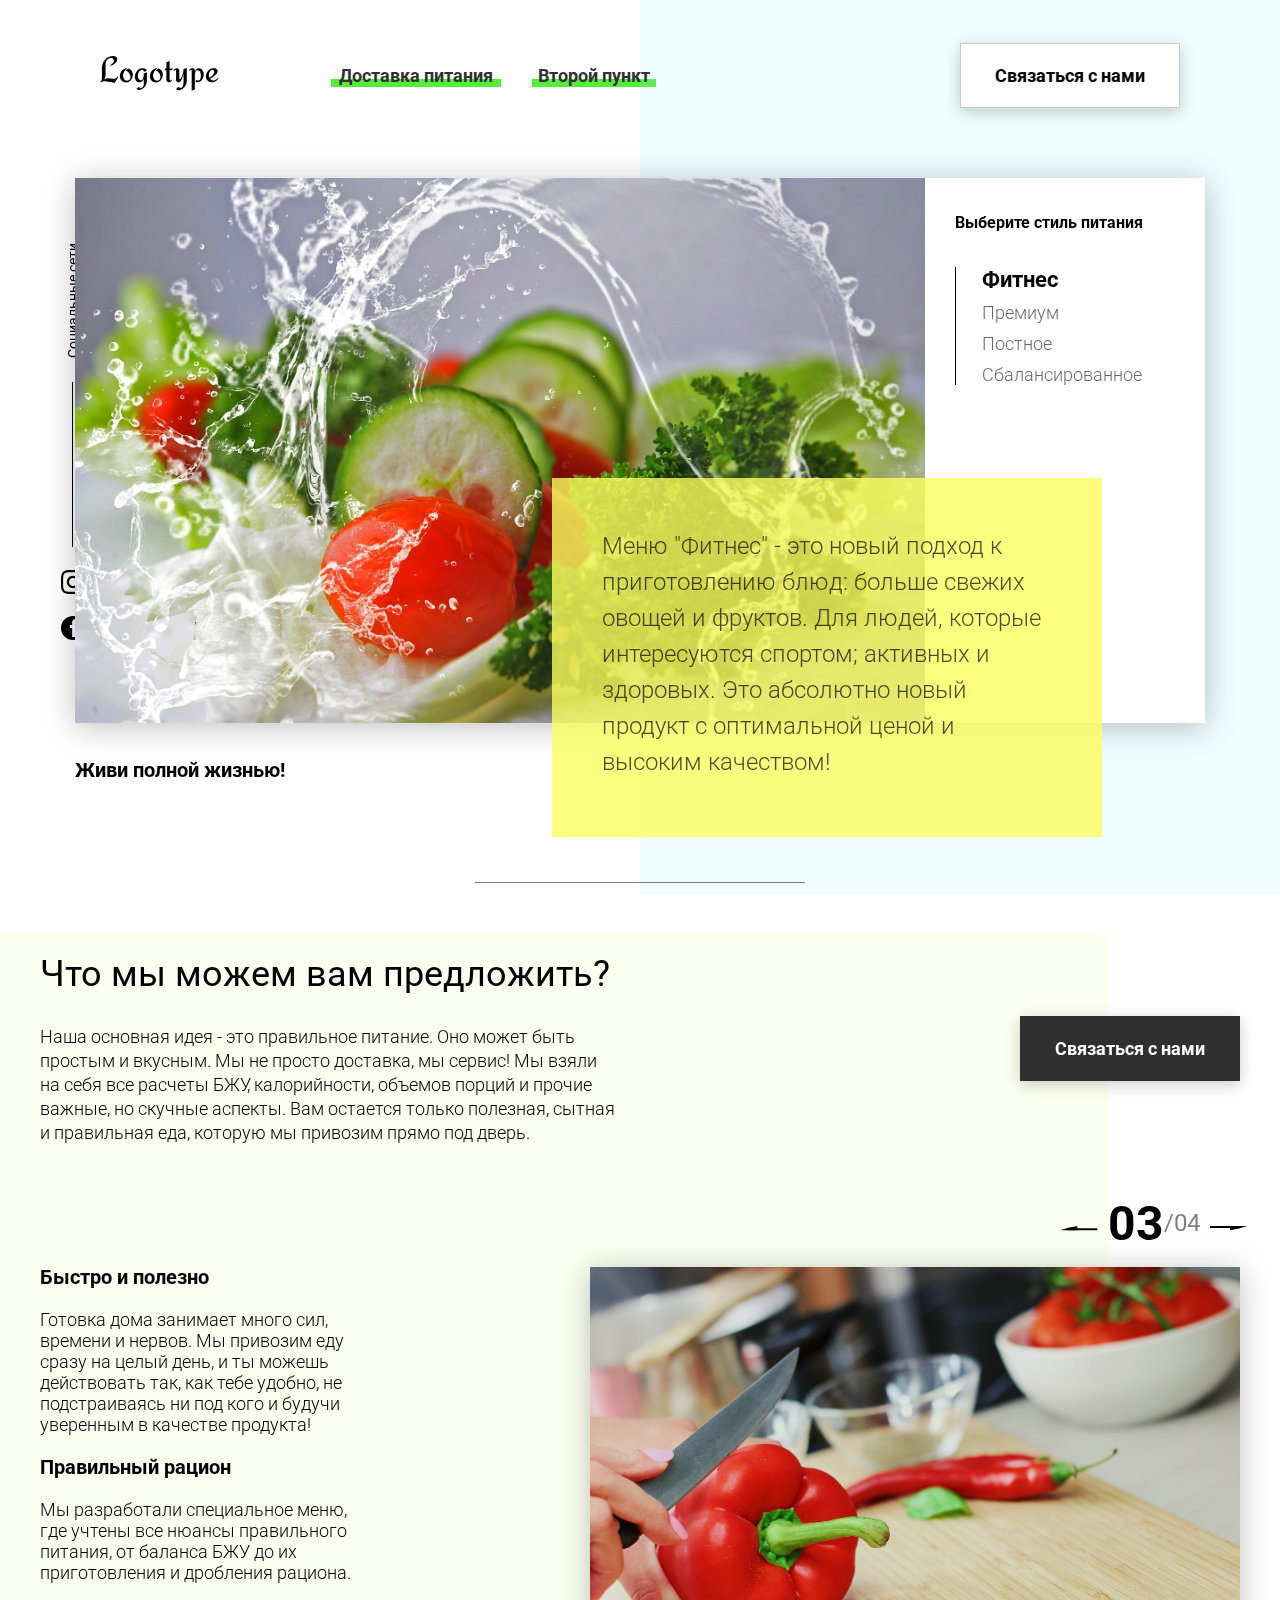
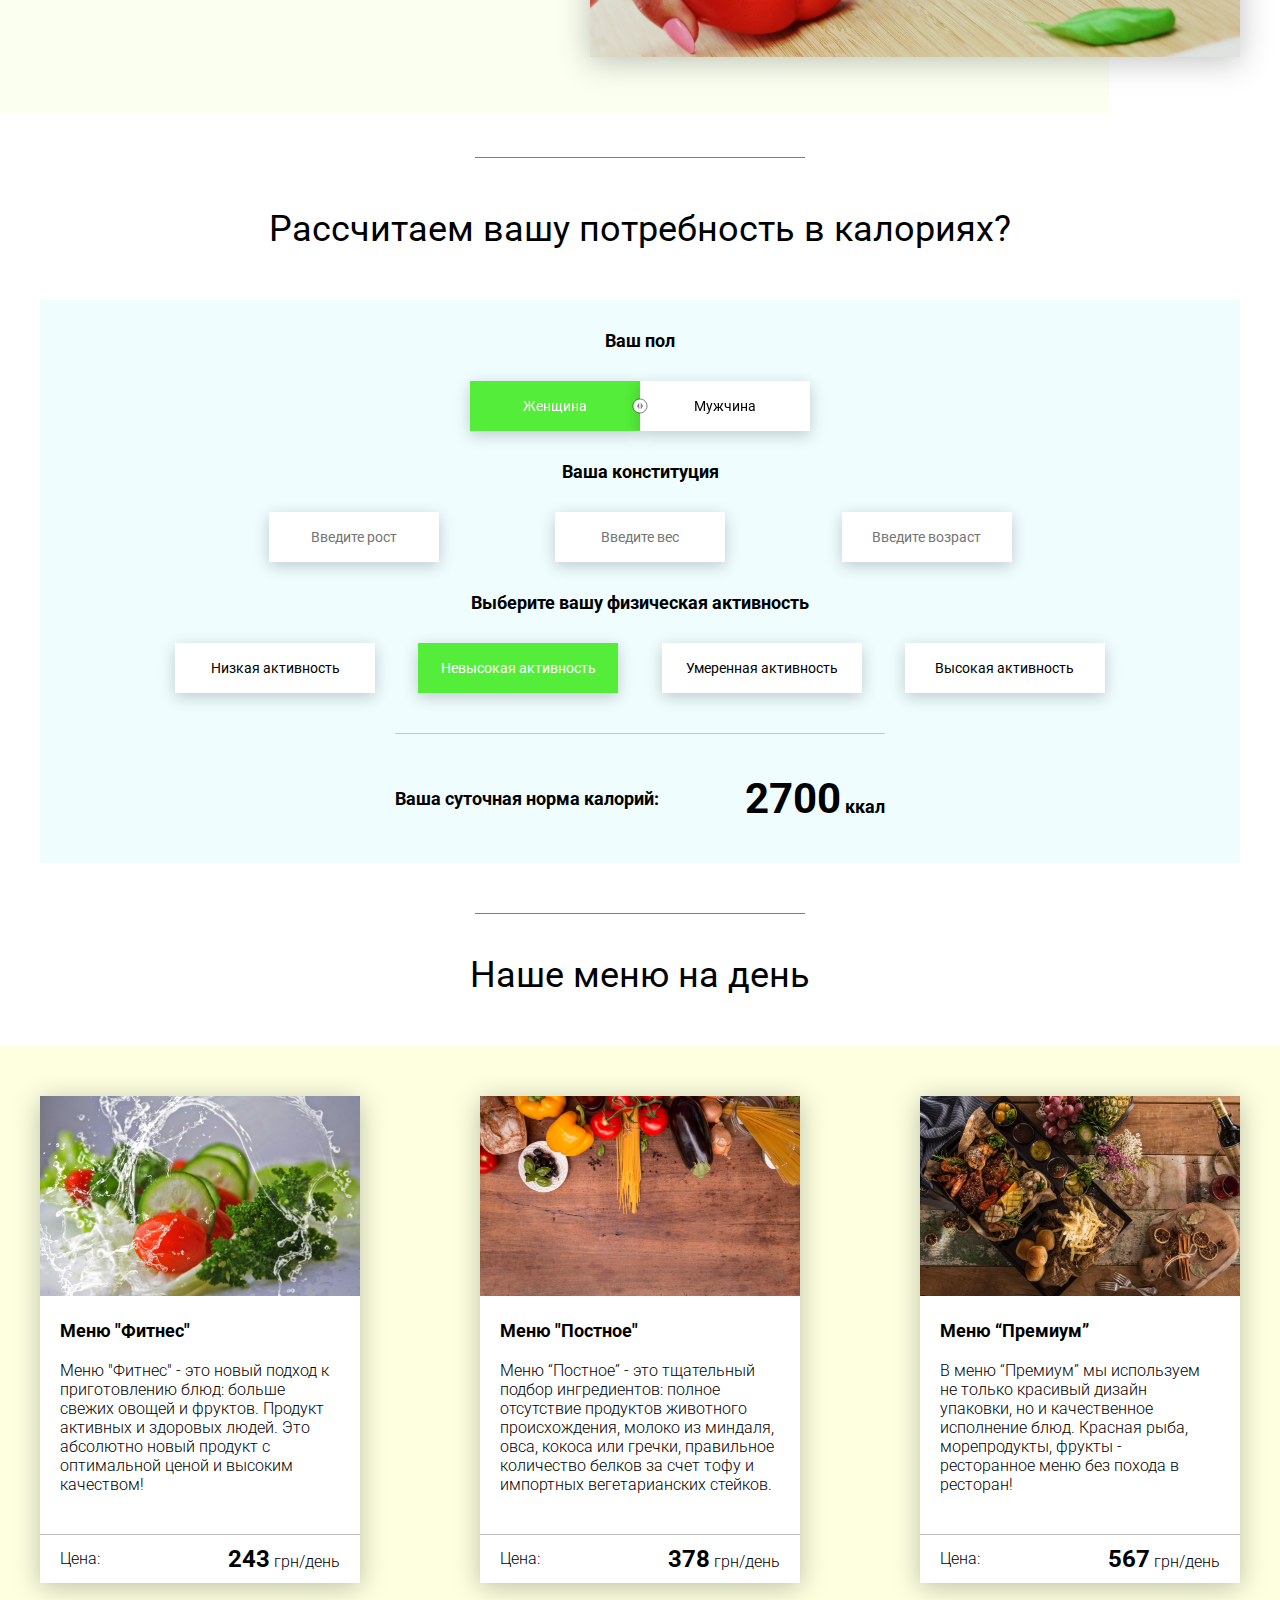
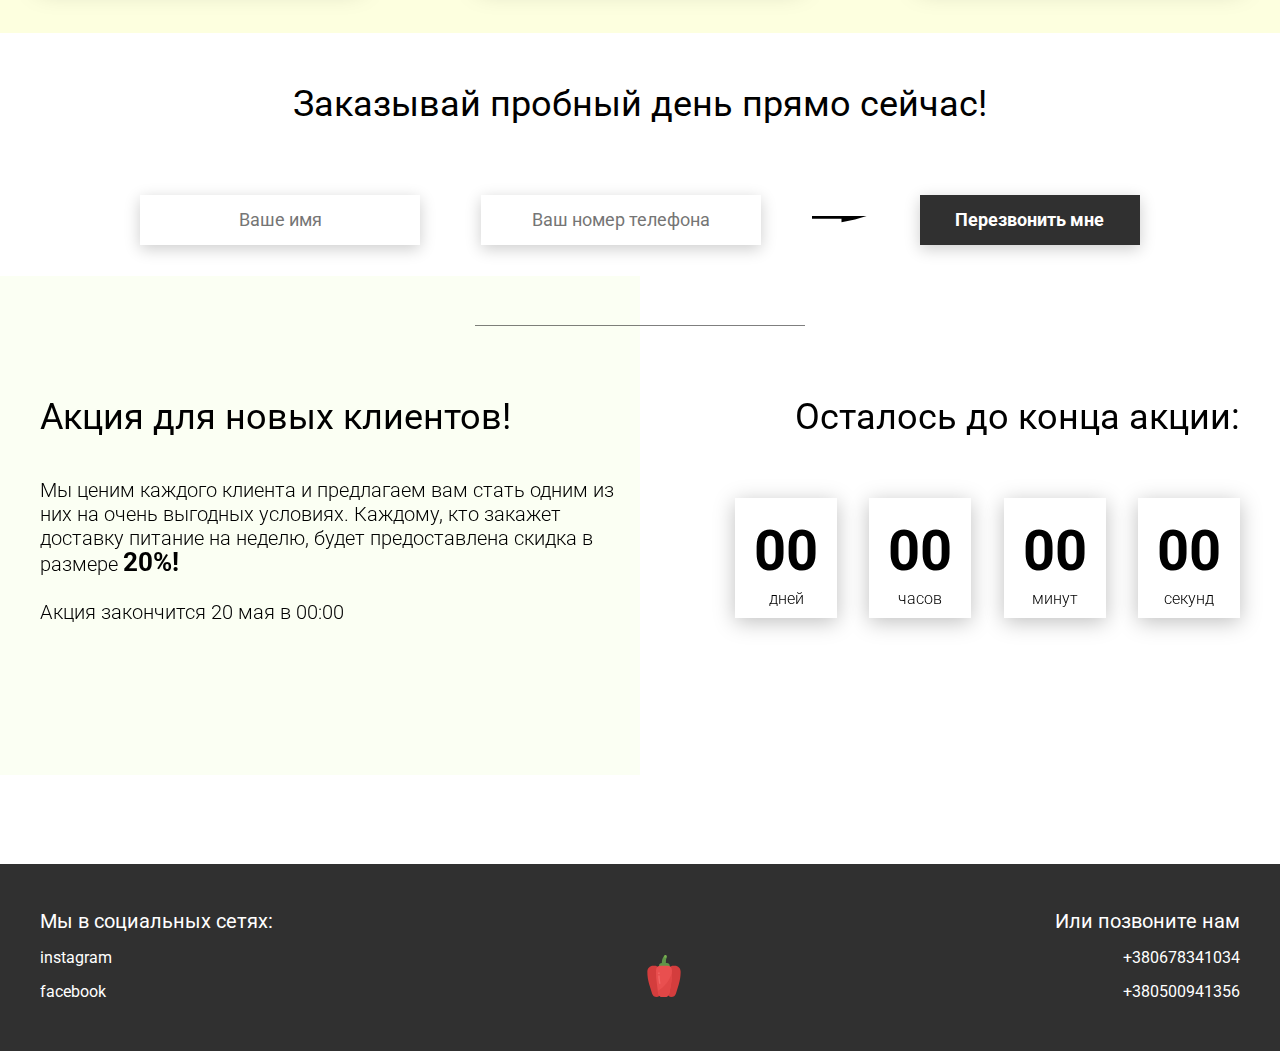
<file: food/index.html>
<!DOCTYPE html>
<html lang="en">
<head>
    <meta charset="UTF-8">
    <meta name="viewport" content="width=device-width, initial-scale=1.0">
    <title>Food</title>
    <link rel="stylesheet" href="css/style.css">
</head>
<body>
    <header class="header">
        <div class="header__left-block">
            <div class="header__logo">
                <img src="icons/logo.svg" alt="Логотип">
            </div>
            <nav class="header__links">
                <a href="#" class="header__link">Доставка питания</a>
                <a href="#" class="header__link">Второй пункт</a>
            </nav>
        </div>
        <div class="header__right-block">
            <button data-modal class="btn btn_white">Связаться с нами</button>
        </div>
    </header>
    <div class="sidepanel">
        <div class="sidepanel__text"><span>Социальные сети</span></div>
        <div class="sidepanel__divider"></div>
        <a href="#" class="sidepanel__icon">
            <img src="icons/instagram.svg" alt="instagram">
        </a>
        <a href="#" class="sidepanel__icon">
            <img src="icons/facebook.svg" alt="facebook">
        </a>
    </div>

    <div class="preview">
        <div class="bgc_blue"></div>
        <div class="container">
            <div class="tabcontainer">
                <div class="tabcontent">
                    <img src="img/tabs/vegy.jpg" alt="vegy">
                    <div class="tabcontent__descr">
                        Меню "Фитнес" - это новый подход к приготовлению блюд: больше свежих овощей и фруктов. Для людей, которые интересуются спортом; активных и здоровых. Это абсолютно новый продукт с оптимальной ценой и высоким качеством!
                    </div>
                </div>
                 <div class="tabcontent">
                    <img src="img/tabs/elite.jpg" alt="elite">
                    <div class="tabcontent__descr">
                        Меню “Премиум” - мы используем не только красивый дизайн упаковки, но и качественное исполнение блюд. Красная рыба, морепродукты, фрукты - ресторанное меню без похода в ресторан!                                     
                    </div>
                </div> 
                 <div class="tabcontent">
                    <img src="img/tabs/post.jpg" alt="post">
                    <div class="tabcontent__descr">
                        Наше специальное “Постное меню” - это тщательный подбор ингредиентов: полное отсутствие продуктов животного происхождения. Полная гармония с собой и природой в каждом элементе! Все будет Ом!                                     
                    </div>
                </div>
                <div class="tabcontent">
                    <img src="img/tabs/vegy.jpg" alt="vegy">
                    <div class="tabcontent__descr">
                        Меню "Сбалансированное" - это соответствие вашего рациона всем научным рекомендациям. Мы тщательно просчитываем вашу потребность в к/б/ж/у и создаем лучшие блюда для вас.
                    </div>
                </div> 
                <div class="tabheader">
                    <h3>Выберите стиль питания</h3>
                    <div class="tabheader__items">
                        <div class="tabheader__item tabheader__item_active">Фитнес</div>
                        <div class="tabheader__item">Премиум</div>
                        <div class="tabheader__item">Постное</div>
                        <div class="tabheader__item">Сбалансированное</div>
                    </div>
                </div>
            </div>
            <div class="preview__life">Живи полной жизнью!</div>
        </div>
    </div>

    <div class="divider"></div>

    <div class="offer">
        <div class="bgc_y"></div>
        <div class="container">
            <div class="offer__text">
                <h2 class="title">Что мы можем вам предложить?</h2>
                <div class="offer__descr">
                    Наша основная идея - это правильное питание. Оно может быть простым и вкусным. Мы не просто доставка, мы сервис! Мы взяли на себя все расчеты БЖУ, калорийности, объемов порций и прочие важные, но скучные аспекты. Вам остается только полезная, сытная и правильная еда, которую мы привозим прямо под дверь.
                </div>
            </div>
            <div class="offer__action">
                <button data-modal class="btn btn_dark">Связаться с нами</button>
            </div>
        </div>
        <div class="container">
            <div class="offer__advantages">
                <h2>Быстро и полезно</h2>
                <div class="offer__advantages-text">
                    Готовка дома занимает много сил, времени и нервов. Мы привозим еду сразу на целый день, и ты можешь действовать так, как тебе удобно, не подстраиваясь ни под кого и будучи уверенным в качестве продукта!
                </div>
                <h2>Правильный рацион</h2>
                <div class="offer__advantages-text">
                    Мы разработали специальное меню, где учтены все нюансы правильного питания, от баланса БЖУ до их приготовления и дробления рациона.
                </div>
            </div>
            <div class="offer__slider">
                <div class="offer__slider-counter">
                    <div class="offer__slider-prev">
                        <img src="icons/left.svg" alt="prev">
                    </div>
                    <span id="current">03</span>
                    /
                    <span id="total">04</span>
                    <div class="offer__slider-next">
                        <img src="icons/right.svg" alt="next">
                    </div>
                </div>
                <div class="offer__slider-wrapper">
                    <div class="offer__slide">
                        <img src="img/slider/pepper.jpg" alt="pepper">
                    </div>
                    <!-- <div class="offer__slide">
                        <img src="img/slider/food-12.jpg" alt="food">
                    </div>
                    <div class="offer__slide">
                        <img src="img/slider/olive-oil.jpg" alt="oil">
                    </div>
                    <div class="offer__slide">
                        <img src="img/slider/paprika.jpg" alt="paprika">
                    </div> -->
                </div>
            </div>
        </div>
    </div>

    <div class="divider"></div>

    <div class="calculating">
        <div class="container">
            <h2 class="title">Рассчитаем вашу потребность в калориях?
            </h2>
            <div class="calculating__field">
                <div class="calculating__subtitle">
                    Ваш пол
                </div>
                <div class="calculating__choose" id="gender">
                    <div class="calculating__choose-item calculating__choose-item_active">Женщина</div>
                    <div class="calculating__choose-item">Мужчина</div>
                </div>

                <div class="calculating__subtitle">
                    Ваша конституция
                </div>
                <div class="calculating__choose calculating__choose_medium">
                    <input type="text" id="height" placeholder="Введите рост" class="calculating__choose-item">
                    <input type="text" id="weight" placeholder="Введите вес"  class="calculating__choose-item">
                    <input type="text" id="age" placeholder="Введите возраст" class="calculating__choose-item">
                </div>

                <div class="calculating__subtitle">
                    Выберите вашу физическая активность
                </div>
                <div class="calculating__choose calculating__choose_big">
                    <div id="low" class="calculating__choose-item">Низкая активность </div>
                    <div id="small"  class="calculating__choose-item calculating__choose-item_active">Невысокая активность</div>
                    <div id="medium" class="calculating__choose-item">Умеренная активность</div>
                    <div id="high" class="calculating__choose-item">Высокая активность</div>
                </div>

                <div class="calculating__divider"></div>

                <div class="calculating__total">
                    <div class="calculating__subtitle">
                        Ваша суточная норма калорий:
                    </div>
                    <div class="calculating__result">
                        <span>2700</span> ккал
                    </div>
                </div>
            </div>
        </div>
    </div>

    <div class="divider"></div>

    <div class="menu">
        <h2 class="title">Наше меню на день</h2>

        <div class="menu__field">
            <div class="container">
                
                </div>
            </div>
        </div>
    </div>

    <div class="order">
        <div class="container">
            <div class="title">Заказывай пробный день прямо сейчас!</div>
            <form action="#" class="order__form">
                <input required placeholder="Ваше имя" name="name" type="text" class="order__input">
                <input required placeholder="Ваш номер телефона" name="phone" type="phone" class="order__input">
                <img src="icons/right.svg" alt="right">
                <button class="btn btn_dark btn_min">Перезвонить мне</button>
            </form>
        </div>
    </div>

    <div class="divider"></div>

    <div class="promotion">
        <div class="bgc_y"></div>
        <div class="container">
            <div class="promotion__text">
                <div class="title">Акция для новых клиентов!</div>
                <div class="promotion__descr">
                    Мы ценим каждого клиента и предлагаем вам стать одним из них на очень выгодных условиях. 
                    Каждому, кто закажет доставку питание на неделю, будет предоставлена скидка в размере <span>20%!</span>
                    <br><br>
                    Акция закончится 20 мая в 00:00
                </div>
            </div>
            <div class="promotion__timer">
                <div class="title">Осталось до конца акции:</div>
                <div class="timer">
                    <div class="timer__block">
                        <span id="days">12</span>
                        дней
                    </div>
                    <div class="timer__block">
                        <span id="hours">20</span>
                        часов
                    </div>
                    <div class="timer__block">
                        <span id="minutes">56</span>
                        минут
                    </div>
                    <div class="timer__block">
                        <span id="seconds">20</span>
                        секунд
                    </div>
                </div>
            </div>
        </div>
    </div>

    <footer class="footer">
        <div class="container">
            <div class="social">
                <div class="subtitle">Мы в социальных сетях:</div>
                <a href="#" class="link">instagram</a>
                <a href="#" class="link">facebook</a>
            </div>
            <div class="pepper">
                <img src="icons/veg.svg" alt="pepper">
            </div>
            <div class="call">
                <div class="subtitle">Или позвоните нам</div>
                <a href="#" class="link">+380678341034</a>
                <a href="#" class="link">+380500941356</a>
            </div>
        </div>
    </footer>

    <div class="modal hide">
        <div class="modal__dialog">
            <div class="modal__content">
                <form action="#">
                    <div data-close class="modal__close">&times;</div>
                    <div class="modal__title">Мы свяжемся с вами как можно быстрее!</div>
                    <input required placeholder="Ваше имя" name="name" type="text" class="modal__input">
                    <input required placeholder="Ваш номер телефона" name="phone" type="phone" class="modal__input">
                    <button class="btn btn_dark btn_min">Перезвонить мне</button>
                </form>
            </div>
        </div>
    </div>
    <script src="js/script.js"></script>
</body>
</html>
</file>
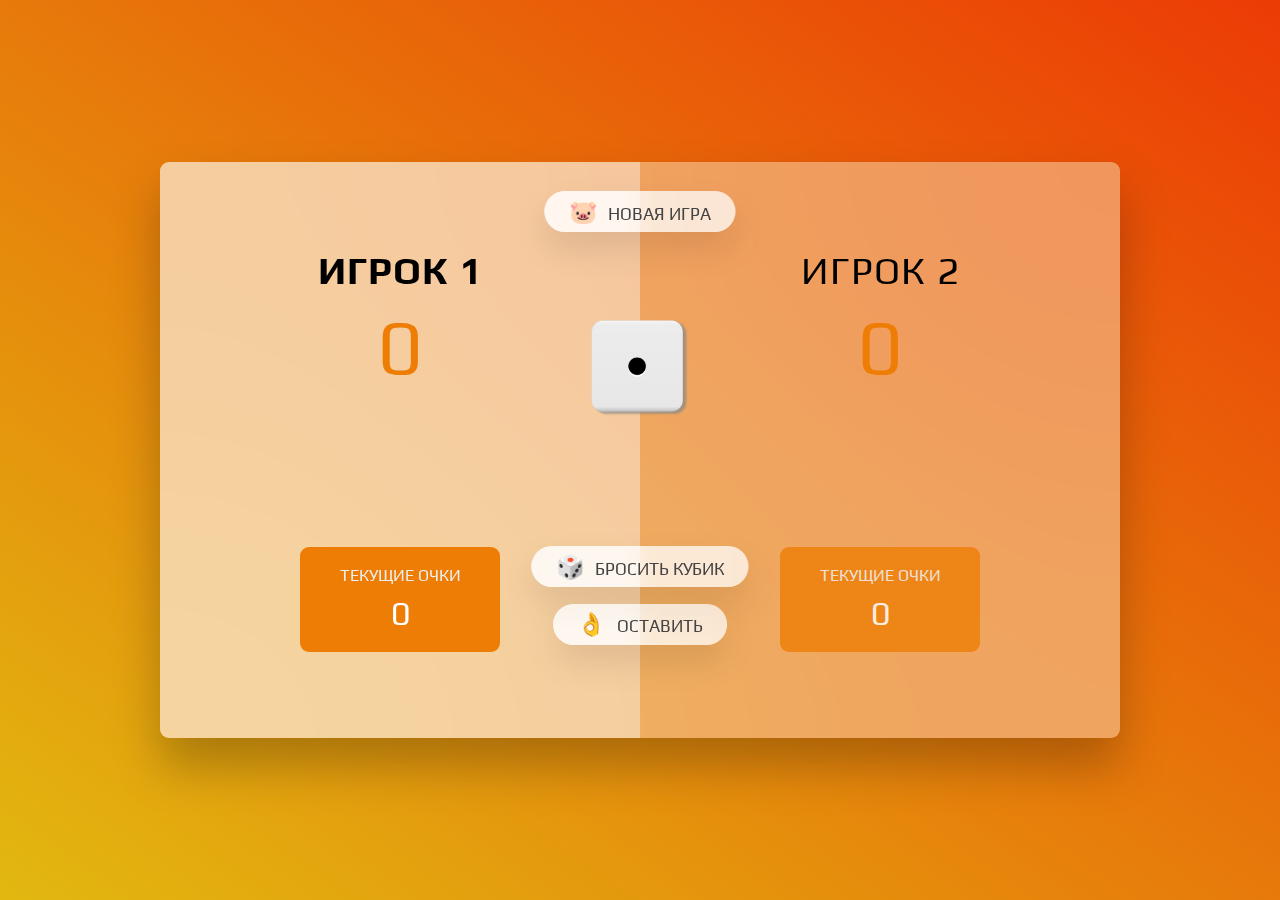
<file: gamePink/index.html>
<!DOCTYPE html>
<html lang="ru">
  <head>
    <meta charset="UTF-8" />
    <meta http-equiv="X-UA-Compatible" content="ie=edge" />
    <meta name="viewport" content="width=device-width, initial-scale=1.0" />
    <link rel="stylesheet" href="style.css" />
    <title>Свинья</title>
  </head>
  <body>
    <main>
      <section class="player player--0 player--active">
        <h2 class="name" id="name--0">Игрок 1</h2>
        <p class="score" id="score--0">0</p>
        <div class="current">
          <p class="current-label">Текущие очки</p>
          <p class="current-score" id="current--0">0</p>
        </div>
      </section>
      <section class="player player--1">
        <h2 class="name" id="name--1">Игрок 2</h2>
        <p class="score" id="score--1">0</p>
        <div class="current">
          <p class="current-label">Текущие очки</p>
          <p class="current-score" id="current--1">0</p>
        </div>
      </section>

      <img src="./img/dice1.png" alt="Playing dice" class="dice" />
      <button class="btn btn--new">🐷 Новая игра</button>
      <button class="btn btn--roll">🎲 Бросить кубик</button>
      <button class="btn btn--hold">👌 Оставить</button>
    </main>
    <script src="script.js"></script>
  </body>
</html>
</file>
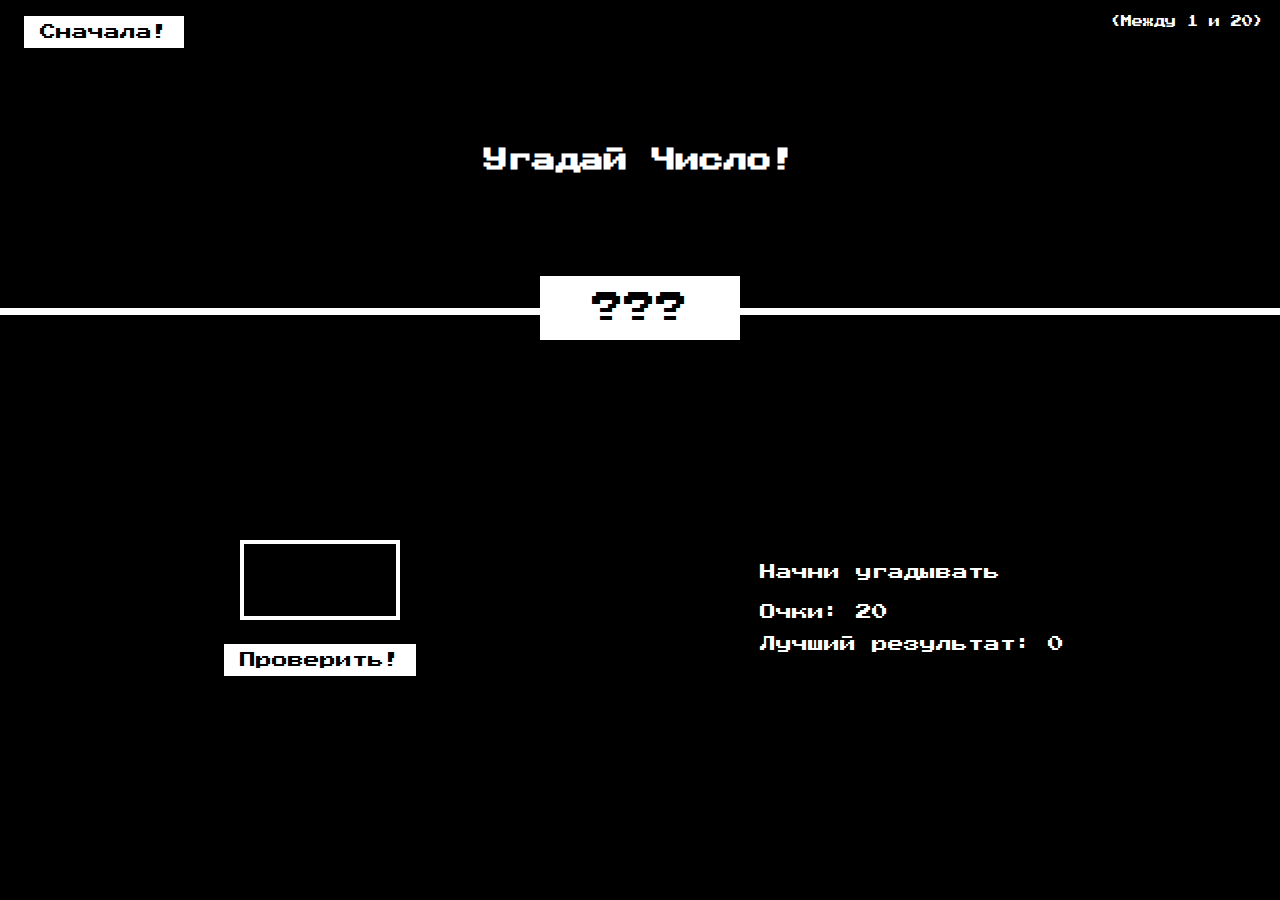
<file: guss-number/index.html>
<!DOCTYPE html>
<html lang="en">
  <head>
    <meta charset="UTF-8" />
    <meta name="viewport" content="width=device-width, initial-scale=1.0" />
    <meta http-equiv="X-UA-Compatible" content="ie=edge" />
    <link rel="stylesheet" href="style.css" />
    <title>Угадай Число!</title>
  </head>
  <body>
    <header>
      <h1>Угадай Число!</h1>
      <p class="between">(Между 1 и 20)</p>
      <button class="btn again">Сначала!</button>
      <div class="question">???</div>
    </header>
    <main>
      <section class="left">
        <input type="number" class="number-input" />
        <button class="btn check">Проверить!</button>
      </section>
      <section class="right">
        <p class="guess-message">Начни угадывать</p>
        <p class="label-score">Очки: <span class="score">20</span></p>
        <p class="label-highscore">
          Лучший результат: <span class="highscore">0</span>
        </p>
      </section>
    </main>
    <script src="script.js"></script>
  </body>
</html>
</file>
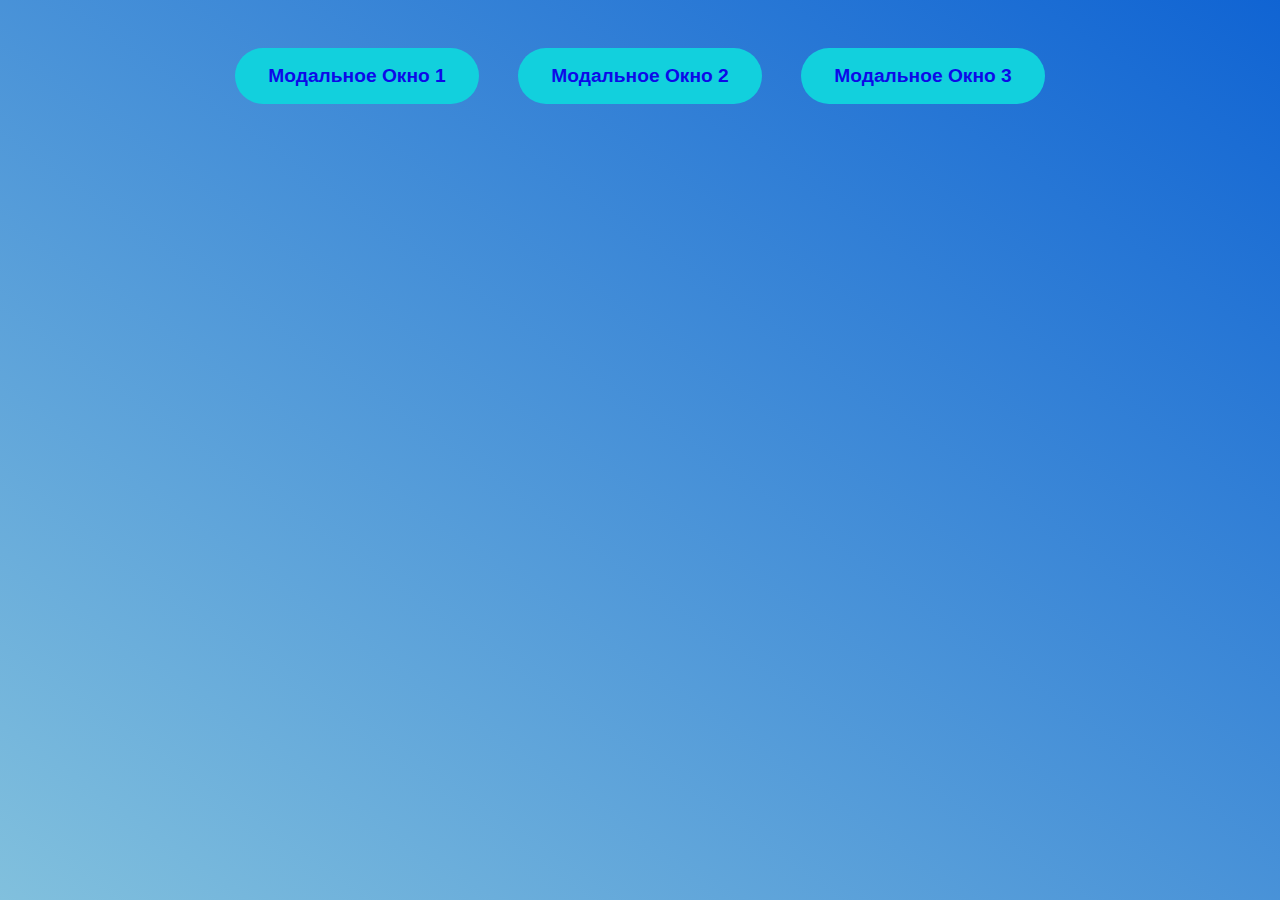
<file: modal-window/index.html>
<!DOCTYPE html>
<html lang="en">
  <head>
    <meta charset="UTF-8" />
    <meta name="viewport" content="width=device-width, initial-scale=1.0" />
    <meta http-equiv="X-UA-Compatible" content="ie=edge" />
    <link rel="stylesheet" href="style.css" />
    <title>Modal window</title>
  </head>
  <body>
    <button class="show-modal-window">Модальное Окно 1</button>
    <button class="show-modal-window">Модальное Окно 2</button>
    <button class="show-modal-window">Модальное Окно 3</button>

    <div class="modal-window hidden">
      <button class="close-modal-window">&times;</button>
      <h1>Модальное Окно</h1>
      <p>
        Lorem ipsum dolor sit amet, consectetur adipiscing elit. Cras vulputate
        porta volutpat. Mauris tempor egestas fermentum. Donec et tortor in
        felis pulvinar accumsan quis at massa. Orci varius natoque penatibus et
        magnis dis parturient montes, nascetur ridiculus mus. Sed fermentum dui
        sit amet lorem maximus, non feugiat eros semper. Vivamus eget dolor ut
        libero pharetra ultricies ut elementum nisl. Mauris fringilla feugiat
        ullamcorper. Nunc id tincidunt orci. Suspendisse eget sapien at turpis
        rutrum semper sed id diam. Duis scelerisque ligula nisl, vitae viverra
        nibh venenatis nec. Pellentesque nec nunc arcu. Integer mollis mi ut
        risus posuere malesuada. Aliquam rhoncus ante vitae sem aliquet, vel
        elementum ex vulputate. Nulla finibus commodo lacinia.
      </p>
    </div>
    <div class="overlay hidden"></div>

    <script src="script.js"></script>
  </body>
</html>
</file>
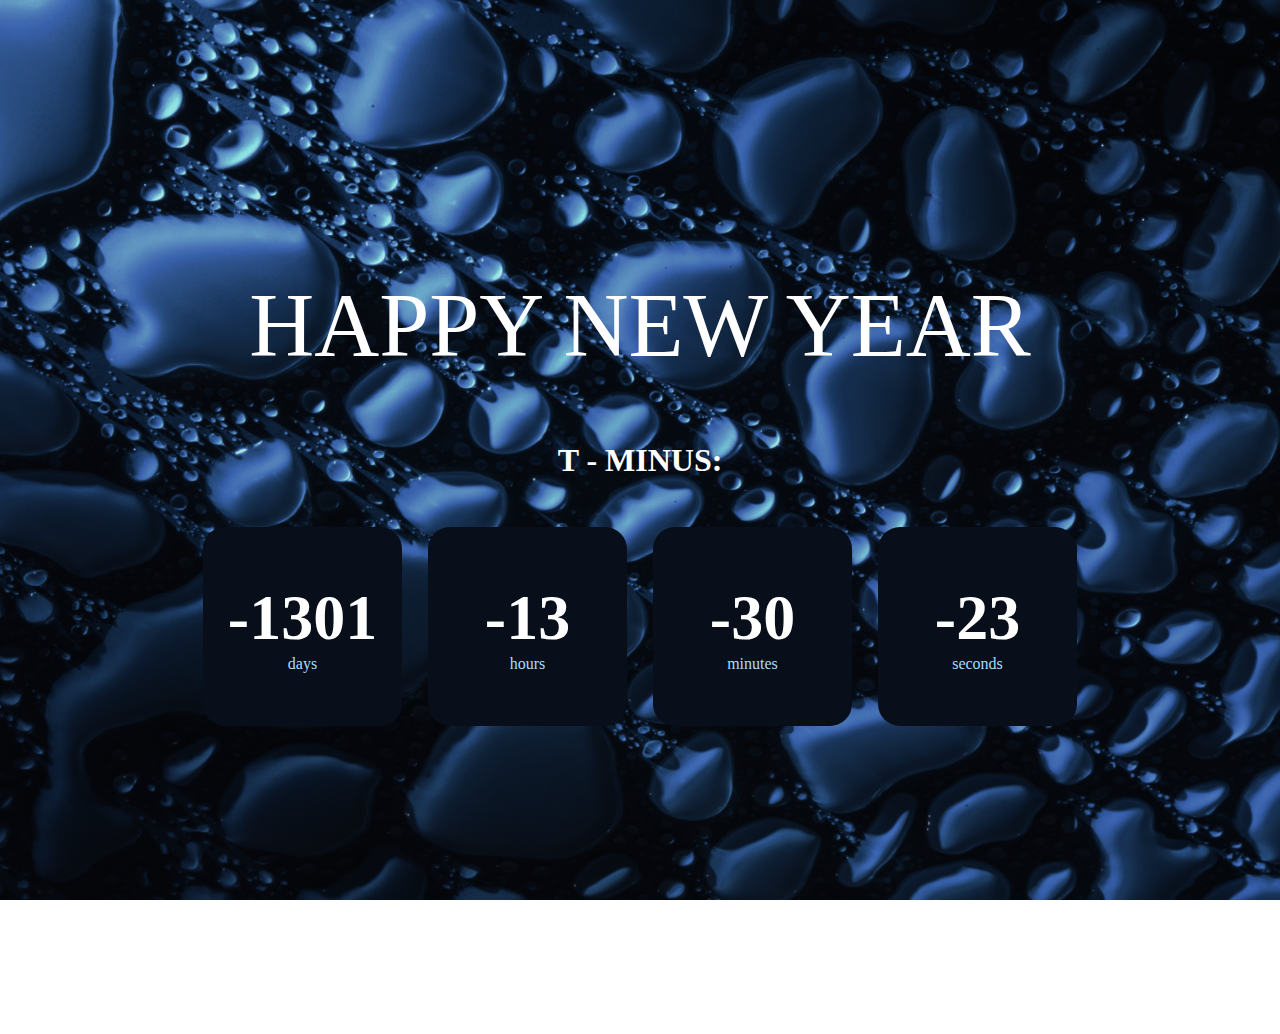
<file: NewYear/index.html>
<!DOCTYPE html>
<html lang="en">
<head>
  <meta charset="UTF-8">
  <meta http-equiv="X-UA-Compatible" content="IE=edge">
  <meta name="viewport" content="width=device-width, initial-scale=1.0">
  <link rel="stylesheet" href="style.css">
  <title>New Year</title>
</head>
<body>
  <div class="container">
    <div class="wrapper">
      <h1 class="title">HAPPY NEW YEAR</h1>
      <p class="text">T - MINUS:</p>

        <ul class="items">
          <li class="item">
            <div class="days">360</div>
            <div class="description">days</div>
          </li>
          <li class="item">
            <div class="hours">24</div>
            <div class="description">hours</div>
          </li>
          <li class="item">
            <div class="minutes">60</div>
            <div class="description">minutes</div>
          </li>
          <li class="item">
            <div class="seconds">60</div>
            <div class="description">seconds</div>
          </li>
        </ul>
      
    </div>
  </div>

  <script src="./script.js"></script>
</body>
</html>
</file>
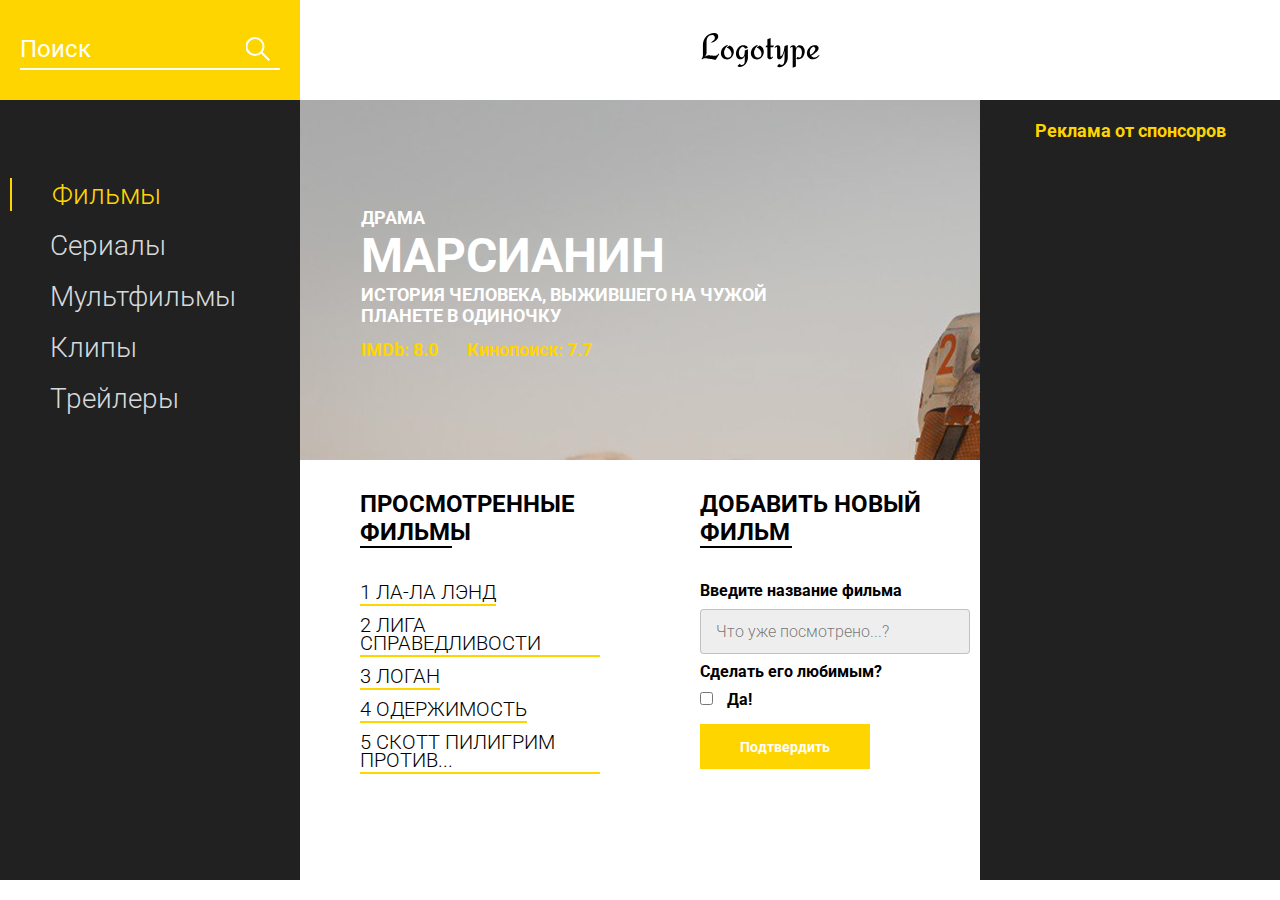
<file: project/index.html>
<!DOCTYPE html>
<html lang="en">
<head>
    <meta charset="UTF-8">
    <meta name="viewport" content="width=device-width, initial-scale=1.0">
    <title>Movie DB</title>
    <link href="https://fonts.googleapis.com/css?family=Roboto:300,400,700&display=swap&subset=cyrillic-ext" rel="stylesheet">
    <link rel="stylesheet" href="css/style.min.css">
</head>
<body>
    <header class="header">
        <div class="header__search">
            <form action="#">
                <input type="text" placeholder="Поиск">
            </form>
        </div>
        <div class="header__logo">
            <img src="icons/Logotype.svg" alt="logo">
        </div>
    </header>
    <main class="promo">
        <div class="promo__menu">
            <nav class="promo__menu-list">
                <ul>
                    <li><a class="promo__menu-item promo__menu-item_active" href="#">Фильмы</a></li>
                    <li><a class="promo__menu-item" href="#">Сериалы</a></li>
                    <li><a class="promo__menu-item" href="#">Мультфильмы</a></li>
                    <li><a class="promo__menu-item" href="#">Клипы</a></li>
                    <li><a class="promo__menu-item" href="#">Трейлеры</a></li>
                </ul>
            </nav>
        </div>
        <div class="promo__content">
            <div class="promo__bg">
                <div class="promo__genre">КОМЕДИЯ</div>
                <div class="promo__title">МАРСИАНИН</div>
                <div class="promo__descr">ИСТОРИЯ ЧЕЛОВЕКА, ВЫЖИВШЕГО НА ЧУЖОЙ ПЛАНЕТЕ В ОДИНОЧКУ</div>
                <div class="promo__ratings">
                    <span>IMDb: 8.0</span>
                    <span>Кинопоиск: 7.7</span>
                </div>
            </div>
            <div class="promo__interactive">
                <div>
                    <div class="promo__interactive-title">ПРОСМОТРЕННЫЕ ФИЛЬМЫ</div>
                    <ul class="promo__interactive-list">
                        <li class="promo__interactive-item">ЛОГАН
                            <div class="delete"></div>
                        </li>
                        <li class="promo__interactive-item">ЛИГА СПРАВЕДЛИВОСТИ
                            <div class="delete"></div>
                        </li>
                        <li class="promo__interactive-item">ЛА-ЛА ЛЭНД
                            <div class="delete"></div>
                        </li>
                        <li class="promo__interactive-item">ОДЕРЖИМОСТЬ
                            <div class="delete"></div>
                        </li>
                        <li class="promo__interactive-item">СКОТТ ПИЛИГРИМ ПРОТИВ...
                            <div class="delete"></div>
                        </li>
                    </ul>
                </div>
                <div>
                    <form class="add">
                        <div class="promo__interactive-title">ДОБАВИТЬ НОВЫЙ ФИЛЬМ</div>
                        <span>Введите название фильма</span>
                        <input class="adding__input" type="text" placeholder="Что уже посмотрено...?">
                        <span>Сделать его любимым?</span>
                        <input type="checkbox">
                        <span class="yes">Да!</span>
                        <button>Подтвердить</button>
                    </form>
                </div>
            </div>
        </div>
        <div class="promo__adv">
            <div class="promo__adv-title">Реклама от спонсоров</div>
            <img src="img/content_1.jpg" alt="some picture">
            <img src="img/content_2.jpg" alt="some picture">
            <img src="img/content_3.png" alt="some picture">
        </div>
    </main>

    <script src="js/script.js"></script>
</body>
</html>
</file>
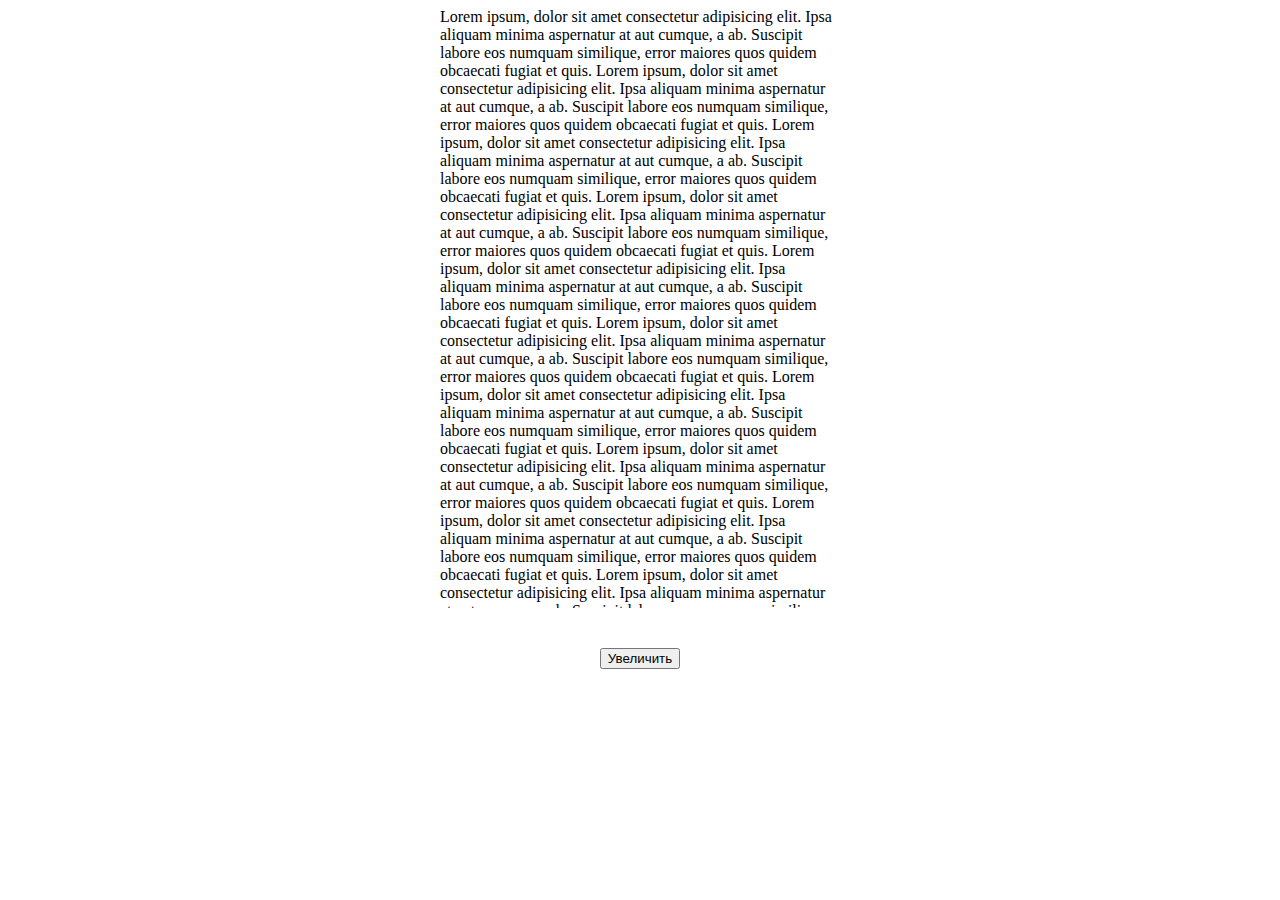
<file: scroll/index.html>
<!DOCTYPE html>
<html lang="en">
<head>
  <meta charset="UTF-8">
  <meta http-equiv="X-UA-Compatible" content="IE=edge">
  <meta name="viewport" content="width=device-width, initial-scale=1.0">
  <link rel="stylesheet" href="style.css">
  <title>Document</title>
</head>
<body>
  <div class="container">
    Lorem ipsum, dolor sit amet consectetur adipisicing elit. Ipsa aliquam minima aspernatur at aut cumque, a ab. Suscipit labore eos numquam similique, error maiores quos quidem obcaecati fugiat et quis.
    Lorem ipsum, dolor sit amet consectetur adipisicing elit. Ipsa aliquam minima aspernatur at aut cumque, a ab. Suscipit labore eos numquam similique, error maiores quos quidem obcaecati fugiat et quis.
    Lorem ipsum, dolor sit amet consectetur adipisicing elit. Ipsa aliquam minima aspernatur at aut cumque, a ab. Suscipit labore eos numquam similique, error maiores quos quidem obcaecati fugiat et quis.

    Lorem ipsum, dolor sit amet consectetur adipisicing elit. Ipsa aliquam minima aspernatur at aut cumque, a ab. Suscipit labore eos numquam similique, error maiores quos quidem obcaecati fugiat et quis.
    Lorem ipsum, dolor sit amet consectetur adipisicing elit. Ipsa aliquam minima aspernatur at aut cumque, a ab. Suscipit labore eos numquam similique, error maiores quos quidem obcaecati fugiat et quis.
    Lorem ipsum, dolor sit amet consectetur adipisicing elit. Ipsa aliquam minima aspernatur at aut cumque, a ab. Suscipit labore eos numquam similique, error maiores quos quidem obcaecati fugiat et quis.

    Lorem ipsum, dolor sit amet consectetur adipisicing elit. Ipsa aliquam minima aspernatur at aut cumque, a ab. Suscipit labore eos numquam similique, error maiores quos quidem obcaecati fugiat et quis.

    Lorem ipsum, dolor sit amet consectetur adipisicing elit. Ipsa aliquam minima aspernatur at aut cumque, a ab. Suscipit labore eos numquam similique, error maiores quos quidem obcaecati fugiat et quis.

    Lorem ipsum, dolor sit amet consectetur adipisicing elit. Ipsa aliquam minima aspernatur at aut cumque, a ab. Suscipit labore eos numquam similique, error maiores quos quidem obcaecati fugiat et quis.


    Lorem ipsum, dolor sit amet consectetur adipisicing elit. Ipsa aliquam minima aspernatur at aut cumque, a ab. Suscipit labore eos numquam similique, error maiores quos quidem obcaecati fugiat et quis.
    Lorem ipsum, dolor sit amet consectetur adipisicing elit. Ipsa aliquam minima aspernatur at aut cumque, a ab. Suscipit labore eos numquam similique, error maiores quos quidem obcaecati fugiat et quis.

    Lorem ipsum, dolor sit amet consectetur adipisicing elit. Ipsa aliquam minima aspernatur at aut cumque, a ab. Suscipit labore eos numquam similique, error maiores quos quidem obcaecati fugiat et quis.


  </div>
  <button class="btn">Увеличить</button>
  <script src="./script.js"></script>
</body>
</html>
</file>
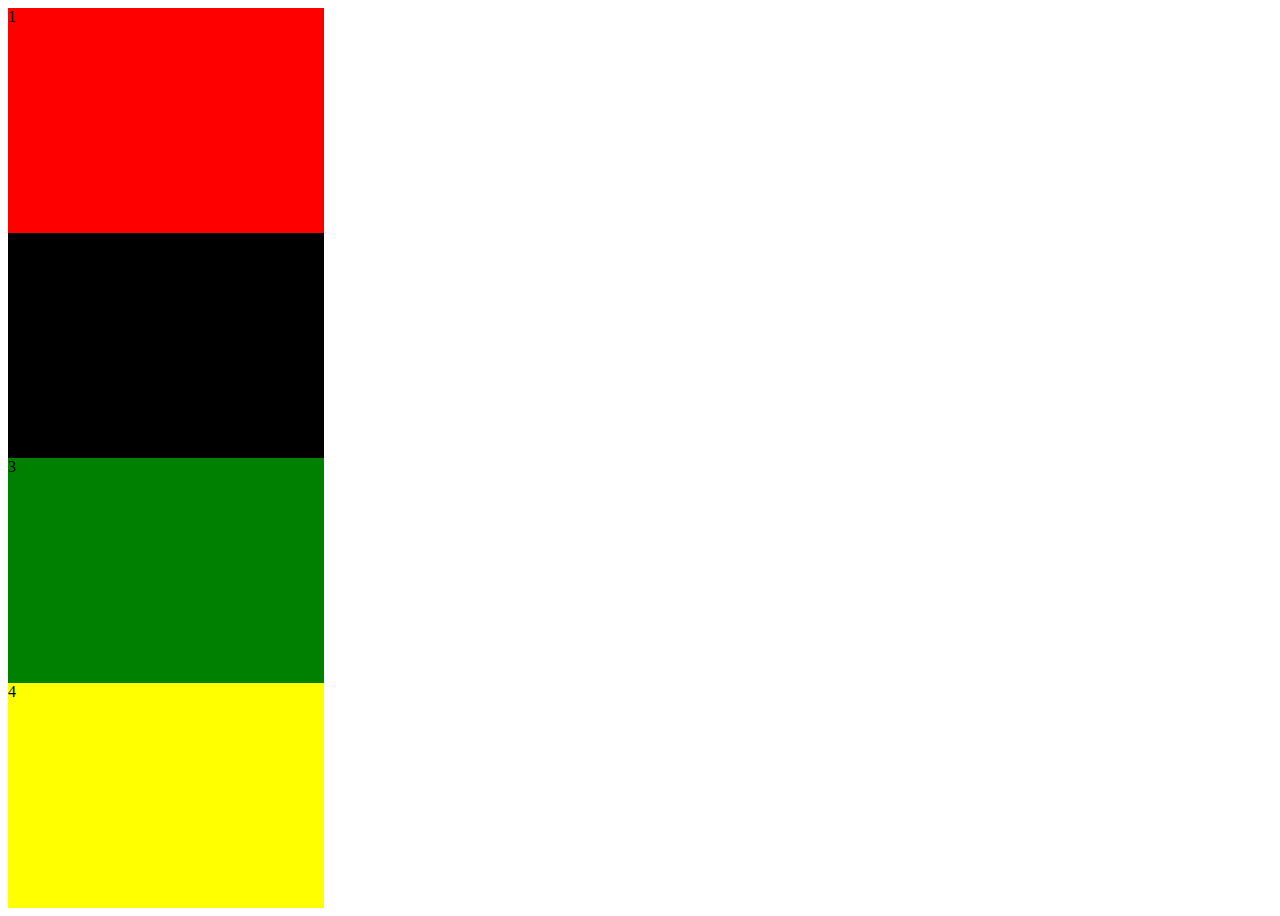
<file: setTimeout/index.html>
<!DOCTYPE html>
<html lang="en">
<head>
  <meta charset="UTF-8">
  <meta http-equiv="X-UA-Compatible" content="IE=edge">
  <meta name="viewport" content="width=device-width, initial-scale=1.0">
  <link rel="stylesheet" href="style.css">
  <title>Document</title>
</head>
<body>
  <div class="container">
    <div class="block red">1</div>
    <div class="block black">2</div>
    <div class="block green">3</div>
    <div class="block yellow">4</div>
  </div>

  <script src="./script.js"></script>
</body>
</html>
</file>
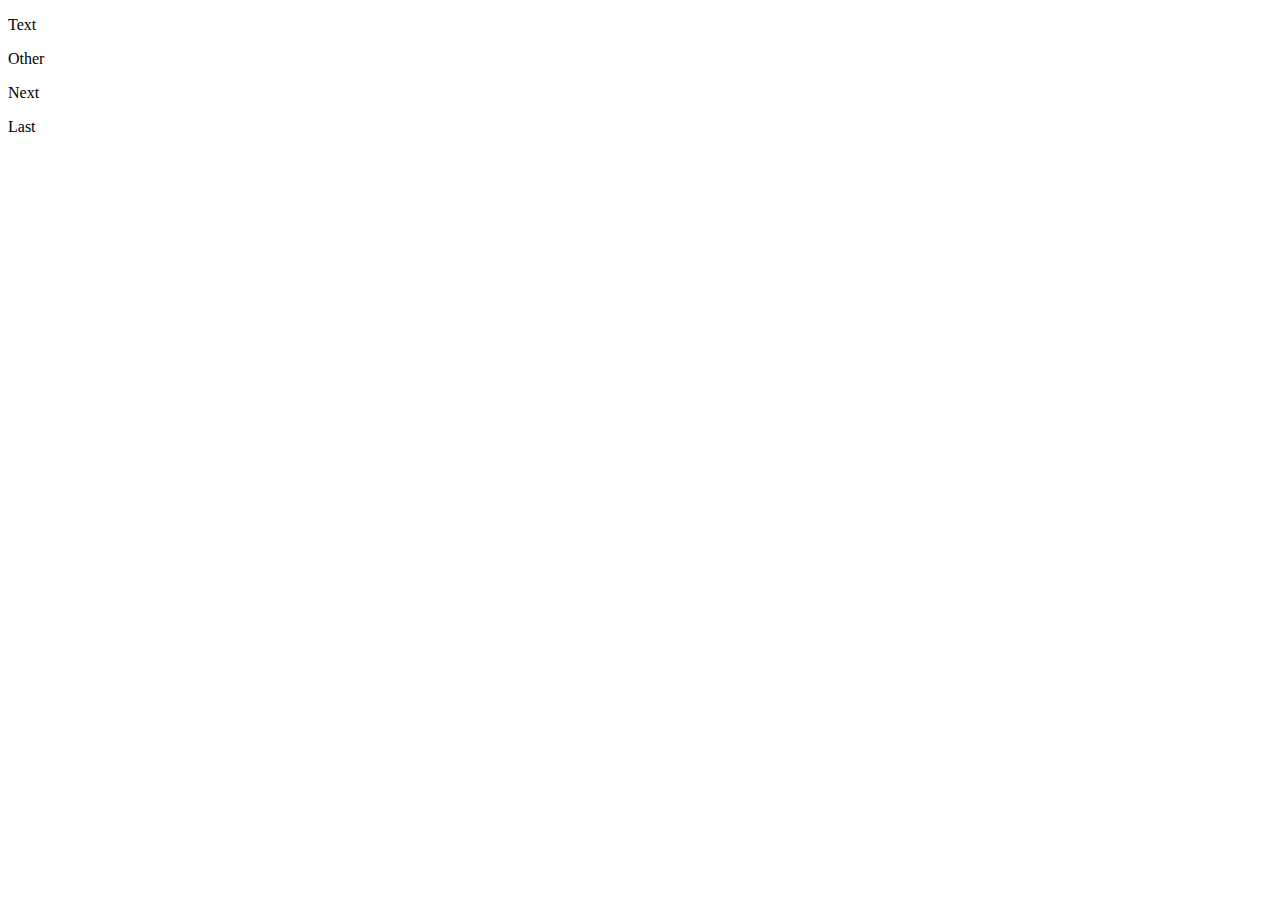
<file: DOM/1/index.html>
<!DOCTYPE html>

<html lang="en">

<head>

  <meta charset="UTF-8">

  <meta name="viewport" content="width=device-width, initial-scale=1.0">

  <title>Document</title>

</head>

<body>

  <div>

    <p>Text</p>

    <p>Other</p>

    <p>Next</p>

    <p>Last</p>

  </div>

  <div></div>

  <div></div>
  <script src="./script.js"></script>
</body>

</html>
</file>
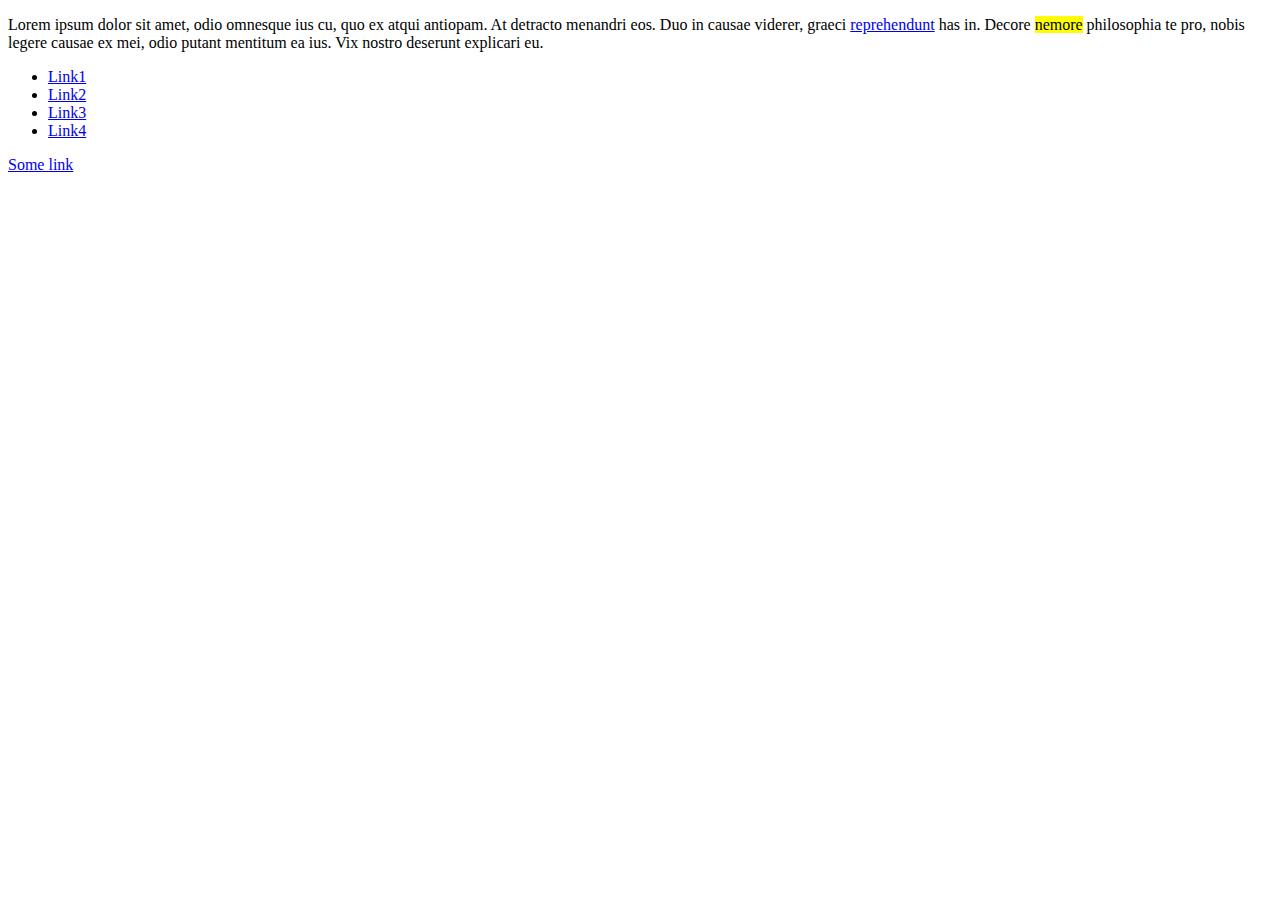
<file: DOM/2/index.html>
<!DOCTYPE html>

<html lang="en">

<head>

  <meta charset="UTF-8">

  <meta name="viewport" content="width=device-width, initial-scale=1.0">

  <title>Document</title>

</head>

<body>
  <div>

    <article>

      <p>Lorem ipsum dolor sit amet, odio omnesque ius cu, quo ex atqui antiopam. At detracto menandri eos. Duo in causae viderer, graeci <a href="#">reprehendunt</a> has in. Decore <mark>nemore</mark> philosophia te pro, nobis legere causae ex mei, odio putant mentitum ea ius. Vix nostro deserunt explicari eu.</p>

    </article>

  </div>

  <ul>

    <li><a href="#">Link1</a></li>

    <li><a href="#">Link2</a></li>

    <li><a href="#">Link3</a></li>

    <li><a href="#">Link4</a></li>

  </ul><span></span>

  <a href="#">Some link</a>
  <script src="./script.js"></script>
</body>

</html>
</file>
<file: food/css/style.css>
@import url(https://fonts.googleapis.com/css?family=Roboto:300,400,700&display=swap&subset=cyrillic-ext);
* {
  box-sizing: border-box;
  margin: 0;
  padding: 0;
  font-family: Roboto, sans-serif;
}
a {
  text-decoration: none;
}
.btn {
  width: 220px;
  height: 65px;
  display: flex;
  justify-content: center;
  align-items: center;
  background-color: #fff;
  font-size: 18px;
  font-weight: 700;
  border: 1px solid rgba(0, 0, 0, 0.2);
  box-shadow: 0 4px 15px rgba(0, 0, 0, 0.2);
  cursor: pointer;
  transition: 0.3s all;
  outline: 0;
}
.btn_white {
  background-color: #fff;
}
.btn_dark {
  background-color: #303030;
  color: #fff;
  border: none;
}
.btn_min {
  height: 50px;
}
.btn:hover {
  box-shadow: 0 4px 30px rgba(0, 0, 0, 0.3);
}
.container {
  max-width: 1200px;
  margin: 0 auto;
}
.divider {
  width: 330px;
  height: 1px;
  margin: 0 auto;
  background-color: rgba(0, 0, 0, 0.5);
}
.title {
  font-size: 36px;
  font-weight: 400;
}
.header {
  display: flex;
  justify-content: space-between;
  align-items: center;
  height: 150px;
  padding: 0 100px;
}
.header__left-block {
  display: flex;
  justify-content: space-between;
  min-width: 550px;
}
.header__logo {
  max-width: 170px;
}
.header__logo img {
  width: 100%;
}
.header__links {
  display: flex;
  align-items: center;
}
.header__link {
  position: relative;
  margin-right: 45px;
  font-weight: 700;
  font-size: 18px;
  color: #303030;
}
.header__link:after {
  content: "";
  position: absolute;
  display: block;
  width: 110%;
  left: -5%;
  bottom: -1px;
  z-index: -1;
  height: 8px;
  background: #54ed39;
}
.header__link:last-child {
  margin-right: 0;
}
.sidepanel {
  position: fixed;
  left: 60px;
  top: 240px;
  height: 400px;
  width: 25px;
  display: flex;
  flex-direction: column;
  justify-content: space-between;
  align-items: center;
}
.sidepanel__text {
  width: 120px;
  height: 120px;
  font-size: 14px;
}
.sidepanel__text span {
  display: flex;
  transform: rotate(-90deg) translateX(-50px);
}
.sidepanel__divider {
  width: 1px;
  height: 165px;
  background-color: #000;
}
.sidepanel__icon {
  width: 24px;
  height: 24px;
}
.sidepanel__icon img {
  width: 100%;
}
.preview {
  padding: 28px 0 100px 0;
  position: relative;
}
.preview__life {
  font-weight: 700;
  font-size: 20px;
  margin-left: 35px;
  margin-top: 35px;
}
.bgc_blue {
  position: absolute;
  right: 0;
  top: -155px;
  width: 50vw;
  height: 900px;
  background: rgba(146, 242, 255, 0.15);
  z-index: -1;
}
.tabcontainer {
  display: flex;
  width: 1130px;
  margin: 0 auto;
  box-shadow: 0 4px 30px rgba(0, 0, 0, 0.25);
}
.tabcontent {
  width: 850px;
  position: relative;
}
.tabcontent img {
  width: 100%;
  height: 100%;
  object-fit: cover;
}
.tabcontent__descr {
  position: absolute;
  top: 300px;
  right: -177px;
  width: 550px;
  height: 359px;
  background: rgba(251, 254, 93, 0.8);
  padding: 50px;
  font-size: 24px;
  font-weight: 300;
  line-height: 36px;
  color: rgba(0, 0, 0, 0.7);
}
.tabheader {
  width: 280px;
  padding: 35px 30px;
  background-color: #fff;
}
.tabheader h3 {
  font-weight: 700;
  font-size: 16px;
}
.tabheader__items {
  margin-top: 35px;
  padding-left: 26px;
  border-left: 1px solid #000;
}
.tabheader__item {
  font-weight: 700;
  font-size: 18px;
  font-weight: 300;
  margin-top: 10px;
  color: rgba(0, 0, 0, 0.6);
  cursor: pointer;
  transition: 0.3s all;
}
.tabheader__item_active {
  color: #000;
  font-size: 22px;
  font-weight: 700;
}
.offer {
  padding: 70px 0 100px 0;
  position: relative;
}
.offer .container {
  display: flex;
  justify-content: space-between;
}
.offer .bgc_y {
  position: absolute;
  width: 1109px;
  height: 780px;
  background: rgba(243, 255, 222, 0.45);
  z-index: -1;
  top: 50px;
}
.offer__text {
  width: 580px;
}
.offer__descr {
  font-size: 18px;
  margin-top: 30px;
  font-weight: 300;
  line-height: 24px;
}
.offer__action {
  display: flex;
  align-items: center;
  justify-content: flex-end;
}
.offer__advantages {
  width: 330px;
  margin-top: 50px;
}
.offer__advantages h2 {
  font-weight: 700;
  font-size: 20px;
  margin-top: 20px;
}
.offer__advantages h2:first-child {
  margin-top: 70px;
}
.offer__advantages-text {
  margin-top: 20px;
  font-size: 18px;
  font-weight: 300;
  line-height: 21px;
}
.offer__slider {
  width: 650px;
  margin-top: 50px;
  display: flex;
  flex-direction: column;
  align-items: flex-end;
}
.offer__slider-counter {
  display: flex;
  width: 180px;
  align-items: center;
  font-size: 24px;
  color: rgba(0, 0, 0, 0.5);
}
.offer__slider-wrapper {
  width: 100%;
  margin-top: 15px;
  box-shadow: 0 4px 30px rgba(0, 0, 0, 0.25);
}
.offer__slider-prev {
  margin-right: 10px;
  cursor: pointer;
}
.offer__slider-next {
  margin-left: 10px;
  cursor: pointer;
}
.offer__slider #current {
  font-size: 48px;
  font-weight: 700;
  color: #000;
}
.offer__slide {
  width: 100%;
  height: 390px;
}
.offer__slide img {
  width: 100%;
  height: 100%;
  object-fit: cover;
}
.calculating {
  padding: 50px 0;
}
.calculating .title {
  text-align: center;
}
.calculating__field {
  width: 100%;
  margin-top: 50px;
  background: rgba(146, 242, 255, 0.15);
  padding: 30px 0 40px 0;
}
.calculating__subtitle {
  text-align: center;
  font-size: 18px;
  font-weight: 700;
  margin-top: 30px;
}
.calculating__subtitle:first-child {
  margin-top: 0;
}
.calculating #gender:after {
  content: "";
  position: absolute;
  top: 50%;
  transform: translateY(-50%);
  display: block;
  width: 16px;
  height: 16px;
  background: url(../icons/switch.svg) center center/cover no-repeat;
}
.calculating__choose {
  position: relative;
  display: flex;
  margin-top: 30px;
  justify-content: center;
}
.calculating__choose-item {
  display: flex;
  align-items: center;
  justify-content: center;
  width: 170px;
  height: 50px;
  padding: 0 10px;
  background: #fff;
  box-shadow: 0 4px 15px rgba(0, 0, 0, 0.2);
  border: none;
  text-align: center;
  font-size: 14px;
  cursor: pointer;
  outline: 0;
  transition: 0.3s all;
}
.calculating__choose-item_active {
  color: #fff;
  background-color: #54ed39;
}
.calculating__choose_medium {
  width: 743px;
  justify-content: space-between;
  margin: 30px auto 0 auto;
}
.calculating__choose_big {
  width: 930px;
  justify-content: space-between;
  margin: 30px auto 0 auto;
}
.calculating__choose_big .calculating__choose-item {
  width: 200px;
}
.calculating__divider {
  width: 490px;
  height: 1px;
  margin: 40px auto;
  background-color: rgba(0, 0, 0, 0.2);
}
.calculating__total {
  width: 490px;
  margin: 0 auto;
  display: flex;
  justify-content: space-between;
  align-items: center;
}
.calculating__result {
  font-size: 18px;
  font-weight: 700;
}
.calculating__result span {
  font-size: 42px;
}
.menu {
  padding: 40px 0 50px 0;
}
.menu .container {
  display: flex;
  justify-content: space-between;
  align-items: flex-start;
}
.menu .title {
  text-align: center;
}
.menu__field {
  margin-top: 50px;
  padding: 50px 0;
  width: 100%;
  background: rgba(249, 254, 126, 0.25);
}
.menu__item {
  width: 320px;
  min-height: 450px;
  background: #fff;
  box-shadow: 0 4px 25px rgba(0, 0, 0, 0.25);
  font-size: 16px;
  font-weight: 300;
}
.menu__item img {
  width: 100%;
  height: 200px;
  object-fit: cover;
}
.menu__item-subtitle {
  font-weight: 700;
  font-size: 18px;
  padding: 0 20px;
  margin-top: 20px;
}
.menu__item-descr {
  margin-top: 20px;
  padding: 0 20px;
}
.menu__item-divider {
  width: 100%;
  height: 1px;
  background-color: rgba(0, 0, 0, 0.25);
  margin-top: 40px;
}
.menu__item-price {
  display: flex;
  justify-content: space-between;
  align-items: center;
  padding: 10px 20px;
}
.menu__item-price span {
  font-size: 24px;
  font-weight: 700;
}
.order {
  padding-bottom: 80px;
}
.order .title {
  text-align: center;
}
.order__form {
  margin-top: 70px;
  padding: 0 100px;
  display: flex;
  justify-content: space-between;
  align-items: center;
}
.order__form img {
  transform: scale(1.5);
}
.order__input {
  width: 280px;
  height: 50px;
  background: #fff;
  box-shadow: 0 4px 15px rgba(0, 0, 0, 0.2);
  border: none;
  font-size: 18px;
  text-align: center;
  padding: 0 20px;
  outline: 0;
}
.promotion {
  padding: 70px 0 240px 0;
  position: relative;
}
.promotion .container {
  display: flex;
}
.promotion .bgc_y {
  position: absolute;
  width: 50%;
  height: 499px;
  background: rgba(243, 255, 222, 0.35);
  z-index: -1;
  top: -50px;
  left: 0;
}
.promotion__text {
  width: 50%;
}
.promotion__descr {
  margin-top: 40px;
  font-size: 20px;
  line-height: 24px;
  font-weight: 300;
}
.promotion__descr span {
  font-weight: 700;
  font-size: 26px;
}
.promotion__timer {
  width: 50%;
}
.promotion__timer .title {
  text-align: right;
}
.promotion__timer .timer {
  margin-top: 60px;
  padding-left: 95px;
  display: flex;
  justify-content: space-between;
  align-items: center;
}
.promotion__timer .timer__block {
  width: 102px;
  height: 120px;
  background: #fff;
  box-shadow: 0 4px 20px rgba(0, 0, 0, 0.25);
  font-size: 16px;
  font-weight: 300;
  text-align: center;
}
.promotion__timer .timer__block span {
  display: block;
  margin-top: 20px;
  margin-bottom: 5px;
  font-size: 56px;
  font-weight: 700;
}
.footer {
  min-height: 180px;
  background-color: #303030;
  padding: 45px 0 50px 0;
  color: #fff;
}
.footer .container {
  height: 100%;
  display: flex;
  justify-content: space-between;
  align-items: flex-end;
}
.footer .subtitle {
  font-size: 20px;
}
.footer .link {
  display: block;
  margin-top: 15px;
  font-size: 16px;
  color: #fff;
}
.footer .call {
  text-align: right;
}
.modal {
  position: fixed;
  top: 0;
  left: 0;
  z-index: 1050;
  display: none;
  width: 100%;
  height: 100%;
  overflow: hidden;
  background-color: rgba(0, 0, 0, 0.5);
}
.modal__dialog {
  max-width: 500px;
  margin: 40px auto;
}
.modal__content {
  position: relative;
  width: 100%;
  padding: 40px;
  background-color: #fff;
  border: 1px solid rgba(0, 0, 0, 0.2);
  border-radius: 4px;
  max-height: 80vh;
  overflow-y: auto;
}
.modal__close {
  position: absolute;
  top: 8px;
  right: 14px;
  font-size: 30px;
  color: #000;
  opacity: 0.5;
  font-weight: 700;
  border: none;
  background-color: transparent;
  cursor: pointer;
}
.modal__title {
  text-align: center;
  font-size: 22px;
  text-transform: uppercase;
}
.modal__input {
  display: block;
  margin: 20px auto 20px auto;
  width: 280px;
  height: 50px;
  background: #fff;
  box-shadow: 0 4px 15px rgba(0, 0, 0, 0.2);
  border: none;
  font-size: 18px;
  text-align: center;
  padding: 0 20px;
  outline: 0;
}
.modal .btn {
  display: block;
  width: 280px;
  margin: 0 auto;
}


.show {
  display: block;
}

.hide {
  display:none;
}
</file>
<file: gamePink/style.css>
@import url('https://fonts.googleapis.com/css2?family=Play&display=swap');
* {
  margin: 0;
  padding: 0;
  box-sizing: border-box;
}

html {
  font-size: 60%;
}

body {
  font-family: 'Play', sans-serif;
  font-weight: 400;
  height: 100vh;
  color: #000;
  background-image: linear-gradient(to top right, #e2b810 0%, #ec3b05 100%);
  display: flex;
  align-items: center;
  justify-content: center;
}

/* Layout */
main {
  position: relative;
  width: 100rem;
  height: 60rem;
  background-color: rgba(255, 255, 255, 0.35);
  backdrop-filter: blur(200px);
  filter: blur();
  box-shadow: 0 3rem 5rem rgba(0, 0, 0, 0.25);
  border-radius: 9px;
  overflow: hidden;
  display: flex;
}

.player {
  flex: 50%;
  padding: 9rem;
  display: flex;
  flex-direction: column;
  align-items: center;
  transition: all 0.75s;
}

/* Elements */
.name {
  position: relative;
  font-size: 4rem;
  text-transform: uppercase;
  letter-spacing: 1px;
  word-spacing: 2px;
  font-weight: 300;
  margin-bottom: 1rem;
}

.score {
  font-size: 8rem;
  font-weight: 300;
  color: #ee7d05;
  margin-bottom: auto;
}

.player--active {
  background-color: rgba(255, 255, 255, 0.4);
}
.player--active .name {
  font-weight: 700;
}
.player--active .score {
  font-weight: 400;
}

.player--active .current {
  opacity: 1;
}

.current {
  background-color: #ee7d05;
  opacity: 0.8;
  border-radius: 9px;
  color: #fff;
  width: 65%;
  padding: 2rem;
  text-align: center;
  transition: all 0.75s;
}

.current-label {
  text-transform: uppercase;
  margin-bottom: 1rem;
  font-size: 1.7rem;
  color: #eee;
}

.current-score {
  font-size: 3.5rem;
}

/* ABSOLUTE POSITIONED ELEMENTS */
.btn {
  position: absolute;
  left: 50%;
  transform: translateX(-50%);
  color: #444;
  background: none;
  border: none;
  font-family: inherit;
  font-size: 1.8rem;
  text-transform: uppercase;
  cursor: pointer;
  font-weight: 400;
  transition: all 0.2s;

  background-color: #fff;
  background-color: rgba(255, 255, 255, 0.6);
  backdrop-filter: blur(10px);

  padding: 0.7rem 2.5rem;
  border-radius: 50rem;
  box-shadow: 0 1.75rem 3.5rem rgba(0, 0, 0, 0.1);
}

.btn::first-letter {
  font-size: 2.4rem;
  display: inline-block;
  margin-right: 0.7rem;
}

.btn--new {
  top: 3rem;
}
.btn--roll {
  top: 40rem;
}
.btn--hold {
  top: 46rem;
}

.btn:active {
  transform: translate(-50%, 3px);
  box-shadow: 0 1rem 2rem rgba(0, 0, 0, 0.15);
}

.btn:focus {
  outline: none;
}

.dice {
  position: absolute;
  left: 50%;
  top: 16.5rem;
  transform: translateX(-50%);
  height: 10rem;
}

.player--winner {
  background-color: #2f2f2f;
}

.player--winner .name {
  font-weight: 700;
  color: #d50b0b;
}
</file>
<file: guss-number/style.css>
@import url('https://fonts.googleapis.com/css2?family=Press+Start+2P&display=swap');

* {
  margin: 0;
  padding: 0;
  box-sizing: border-box;
}

html {
  font-size: 50%;
}

body {
  font-family: 'Press Start 2P', sans-serif;
  color: #fff;
  background-color: rgb(0, 0, 0);
  /*  background-color: rgb(9, 250, 21); */
}

/* Layout Styles */
header {
  position: relative;
  height: 35vh;
  border-bottom: 7px solid #fff;
}

main {
  height: 65vh;
  color: #fff;
  display: flex;
  align-items: center;
  justify-content: space-around;
}

.left {
  width: 50rem;
  display: flex;
  flex-direction: column;
  align-items: center;
  font-size: 2rem;
}

.right {
  width: 50rem;
  font-size: 2rem;
}

/* Elements Styles */
h1 {
  font-size: 3rem;
  text-align: center;
  position: absolute;
  width: 100%;
  top: 52%;
  left: 50%;
  transform: translate(-50%, -50%);
}

.question {
  background: #fff;
  color: #000;
  font-size: 4rem;
  width: 25rem;
  padding: 2rem 0rem;
  text-align: center;
  position: absolute;
  bottom: 0;
  left: 50%;
  transform: translate(-50%, 50%);
}

.between {
  font-size: 1.4rem;
  position: absolute;
  top: 2rem;
  right: 2rem;
}

.again {
  position: absolute;
  top: 2rem;
  left: 3rem;
}

.number-input {
  background: none;
  border: 4px solid #fff;
  font-family: inherit;
  color: inherit;
  font-size: 5rem;
  padding: 2rem;
  width: 20rem;
  text-align: center;
  display: block;
  margin-bottom: 3rem;
}

.btn {
  border: none;
  background-color: #fff;
  color: #000;
  font-size: 2rem;
  font-family: inherit;
  padding: 1rem 2rem;
  cursor: pointer;
}

.btn:hover {
  background-color: rgb(218, 213, 213);
}

.guess-message {
  margin-bottom: 2rem;
  height: 3rem;
}

.label-score {
  margin-bottom: 2rem;
}
</file>
<file: modal-window/style.css>
* {
  margin: 0;
  padding: 0;
  box-sizing: inherit;
}

html {
  font-size: 60%;
  box-sizing: border-box;
}

body {
  font-family: sans-serif;
  color: rgb(0, 0, 0);
  line-height: 1.3;
  height: 100vh;
  position: relative;
  display: flex;
  align-items: flex-start;
  justify-content: center;
  background: linear-gradient(to top right, #81c0dd, #1064d3);
}

.show-modal-window {
  font-size: 2rem;
  font-weight: 600;
  padding: 1.75rem 3.5rem;
  margin: 5rem 2rem;
  border: none;
  background-color: rgb(18, 208, 221);
  color: rgb(13, 10, 232);
  border-radius: 10rem;
  cursor: pointer;
}

.close-modal-window {
  position: absolute;
  top: 1.2rem;
  right: 2rem;
  font-size: 5rem;
  color: #444;
  cursor: pointer;
  border: none;
  background: none;
}

h1 {
  font-size: 2.5rem;
  margin-bottom: 2rem;
}

p {
  font-size: 1.8rem;
}

/* Classes for modal windows functionality */
.hidden {
  display: none;
}

.modal-window {
  position: absolute;
  top: 50%;
  left: 50%;
  transform: translate(-50%, -50%);
  width: 70%;

  background-color: #fff;
  padding: 6rem;
  border-radius: 5px;
  box-shadow: 0 3rem 5rem rgba(0, 0, 0, 0.3);
  z-index: 10;
}

.overlay {
  position: absolute;
  top: 0;
  left: 0;
  width: 100%;
  height: 100%;
  background-color: rgba(0, 0, 0, 0.5);
  backdrop-filter: blur(3px);
  z-index: 5;
}
</file>
<file: NewYear/style.css>
* {
  margin: 0;
  padding: 0;
  box-sizing: border-box;
}

.container {
  width: 100%;
  height: 100vh;
  background: url(./images/bg.png) center / cover no-repeat;
  color: #fff;
}
.wrapper {
  display: flex;
  flex-direction: column;
  padding: 258px 195px;
  margin: 0 auto;
  text-align: center;
}
.title {
  font-weight: 250;
  font-size: 90px;
  line-height: 135px;
  margin-bottom: 43px;
}
.text {
  font-weight: 600;
  font-size: 32px;
  line-height: 48px;
  margin-bottom: 43px;
}
.items {
  display: flex;
  justify-content: space-between;
  width: 874px;
  margin: 0 auto;
  margin-bottom: 50px;
  list-style: none;
  text-decoration: none;
  color: #fff;
}

.item {
  display: flex;
  flex-direction: column;
  justify-content: center;
  
  width: 199px;
  height: 199px;

  background: #080F1A;
  border-radius: 22px;
}

li div {
  font-weight: 900;
  font-size: 64px;
}

.description {
  font-weight: 300;
  font-size: 16px;
  color: #A5DEFF;
}
</file>
<file: scroll/style.css>
.container {
  width: 400px;
  margin: 0 auto;
  height: 600px;
  overflow: scroll;
  margin-bottom: 40px;
}

.btn {
  display: block;
  margin:  0 auto;
}
</file>
<file: setTimeout/style.css>
.container {
  width: 100%;
  height: 100vh;
}

.flex {
  display: flex;
  justify-content: space-between;
}
.block {
  width: 25%;
  height: 25vh;
}
.red {
  background: red;
}
.black {
  background: black;
}
.green {
  background: green ;
}
.yellow {
  background: yellow;
}
</file>
<file: project/css/style.min.css>
*{-webkit-box-sizing:border-box;box-sizing:border-box;margin:0;padding:0;font-family:'Roboto', sans-serif}.header{display:-webkit-box;display:-ms-flexbox;display:flex;height:100px}.header__search{display:-webkit-box;display:-ms-flexbox;display:flex;-webkit-box-pack:center;-ms-flex-pack:center;justify-content:center;-webkit-box-align:center;-ms-flex-align:center;align-items:center;height:100%;width:300px;background:#FFD500}.header__search form{position:relative;width:260px;height:30px}.header__search form input{width:100%;border:none;border-bottom:2px solid #fff;background-color:transparent;color:#fff;font-size:24px;line-height:28px;padding-bottom:5px;outline:none}.header__search form input::-webkit-input-placeholder{color:#fff}.header__search form input:-ms-input-placeholder{color:#fff}.header__search form input::-ms-input-placeholder{color:#fff}.header__search form input::placeholder{color:#fff}.header__search form:after{content:'';display:block;position:absolute;top:2px;right:10px;background:url("../icons/search.svg") center center/cover no-repeat;width:24px;height:24px}.header__logo{display:-webkit-box;display:-ms-flexbox;display:flex;-webkit-box-pack:center;-ms-flex-pack:center;justify-content:center;-webkit-box-align:center;-ms-flex-align:center;align-items:center;height:100%;width:calc(100% - 360px)}.promo{height:780px;display:-webkit-box;display:-ms-flexbox;display:flex}.promo__menu{width:300px;height:100%;background:#212121;padding:60px 0 0 10px}.promo__menu-item{display:block;font-size:28px;line-height:33px;color:#D6D9DC;text-decoration:none;font-weight:300;padding-left:40px;margin-top:18px}.promo__menu-item:hover{color:#FFD500}.promo__menu-item_active{border-left:2px solid  #FFD500;color:#FFD500}.promo__content{width:calc(100% - 600px)}.promo__bg{height:360px;background:url("../img/mars.webp") center center/cover no-repeat;background-position:top;padding:107px 0 0 61px}.promo__genre{font-weight:bold;font-size:18px;line-height:21px;color:#FFFFFF;text-transform:uppercase}.promo__title{font-weight:bold;font-size:48px;line-height:56px;color:#FFFFFF;text-transform:uppercase}.promo__descr{width:481px;font-weight:bold;font-size:18px;line-height:21px;color:#FFFFFF;text-transform:uppercase}.promo__ratings{margin-top:13px}.promo__ratings span{font-weight:bold;font-size:18px;line-height:21px;color:#FFD500;margin-right:25px}.promo__interactive{display:-webkit-box;display:-ms-flexbox;display:flex}.promo__interactive>div{width:50%;padding:30px 0 0 60px}.promo__interactive-title{display:inline-block;font-weight:bold;font-size:24px;line-height:28px;color:#000000}.promo__interactive-title:after{content:'';display:block;width:33%;height:2px;background-color:#000}.promo__interactive-list{list-style-type:none;margin-top:35px;display:-webkit-box;display:-ms-flexbox;display:flex;-webkit-box-orient:vertical;-webkit-box-direction:normal;-ms-flex-direction:column;flex-direction:column;-webkit-box-align:start;-ms-flex-align:start;align-items:flex-start}.promo__interactive-item{display:inline-block;position:relative;font-weight:300;font-size:20px;line-height:18px;color:#000000;margin-bottom:15px;padding-right:40px;text-transform:uppercase}.promo__interactive-item span{display:block;position:absolute;left:-30px;top:50%;-webkit-transform:translateY(-50%);transform:translateY(-50%);width:20px;height:20px;background:url("../icons/Star.svg") center center/cover no-repeat}.promo__interactive-item:before{content:'';position:absolute;bottom:-5px;display:block;width:calc(100% - 40px);height:2px;background-color:#FFD500}.promo__interactive-item:hover .delete{content:'';display:block;position:absolute;right:0px;top:50%;-webkit-transform:translateY(-50%);transform:translateY(-50%);width:20px;height:20px;background:url("../icons/trash.png") center center/cover no-repeat;cursor:pointer}.promo__interactive .add .promo__interactive-title{margin-bottom:25px}.promo__interactive .add span{display:block;margin:10px 0;font-weight:bold;font-size:16px;line-height:16px;color:#000000}.promo__interactive .add .yes{display:inline;margin-left:10px}.promo__interactive .add input[type="text"]{width:270px;height:45px;line-height:50px;font-size:16px;background:rgba(196,196,196,0.29);border:1px solid rgba(0,0,0,0.19);padding:0 15px;outline:none;border-radius:4px}.promo__interactive .add input[type="text"]::-webkit-input-placeholder{font-weight:300;font-size:16px;color:rgba(0,0,0,0.53)}.promo__interactive .add input[type="text"]:-ms-input-placeholder{font-weight:300;font-size:16px;color:rgba(0,0,0,0.53)}.promo__interactive .add input[type="text"]::-ms-input-placeholder{font-weight:300;font-size:16px;color:rgba(0,0,0,0.53)}.promo__interactive .add input[type="text"]::placeholder{font-weight:300;font-size:16px;color:rgba(0,0,0,0.53)}.promo__interactive .add button{display:block;margin-top:15px;width:170px;height:45px;background:#FFD500;font-weight:bold;font-size:14px;line-height:14px;color:#FFFFFF;border:none;outline:none;cursor:pointer}.promo__interactive .add button:active{-webkit-transform:scale(0.95);transform:scale(0.95)}.promo__adv{background:#212121;width:300px;height:100%}.promo__adv-title{font-weight:bold;font-size:18px;line-height:21px;color:#FFD500;margin:20px 0;text-align:center}.promo__adv img{width:100%;margin-bottom:10px}
/*# sourceMappingURL=style.min.css.map */
</file>
